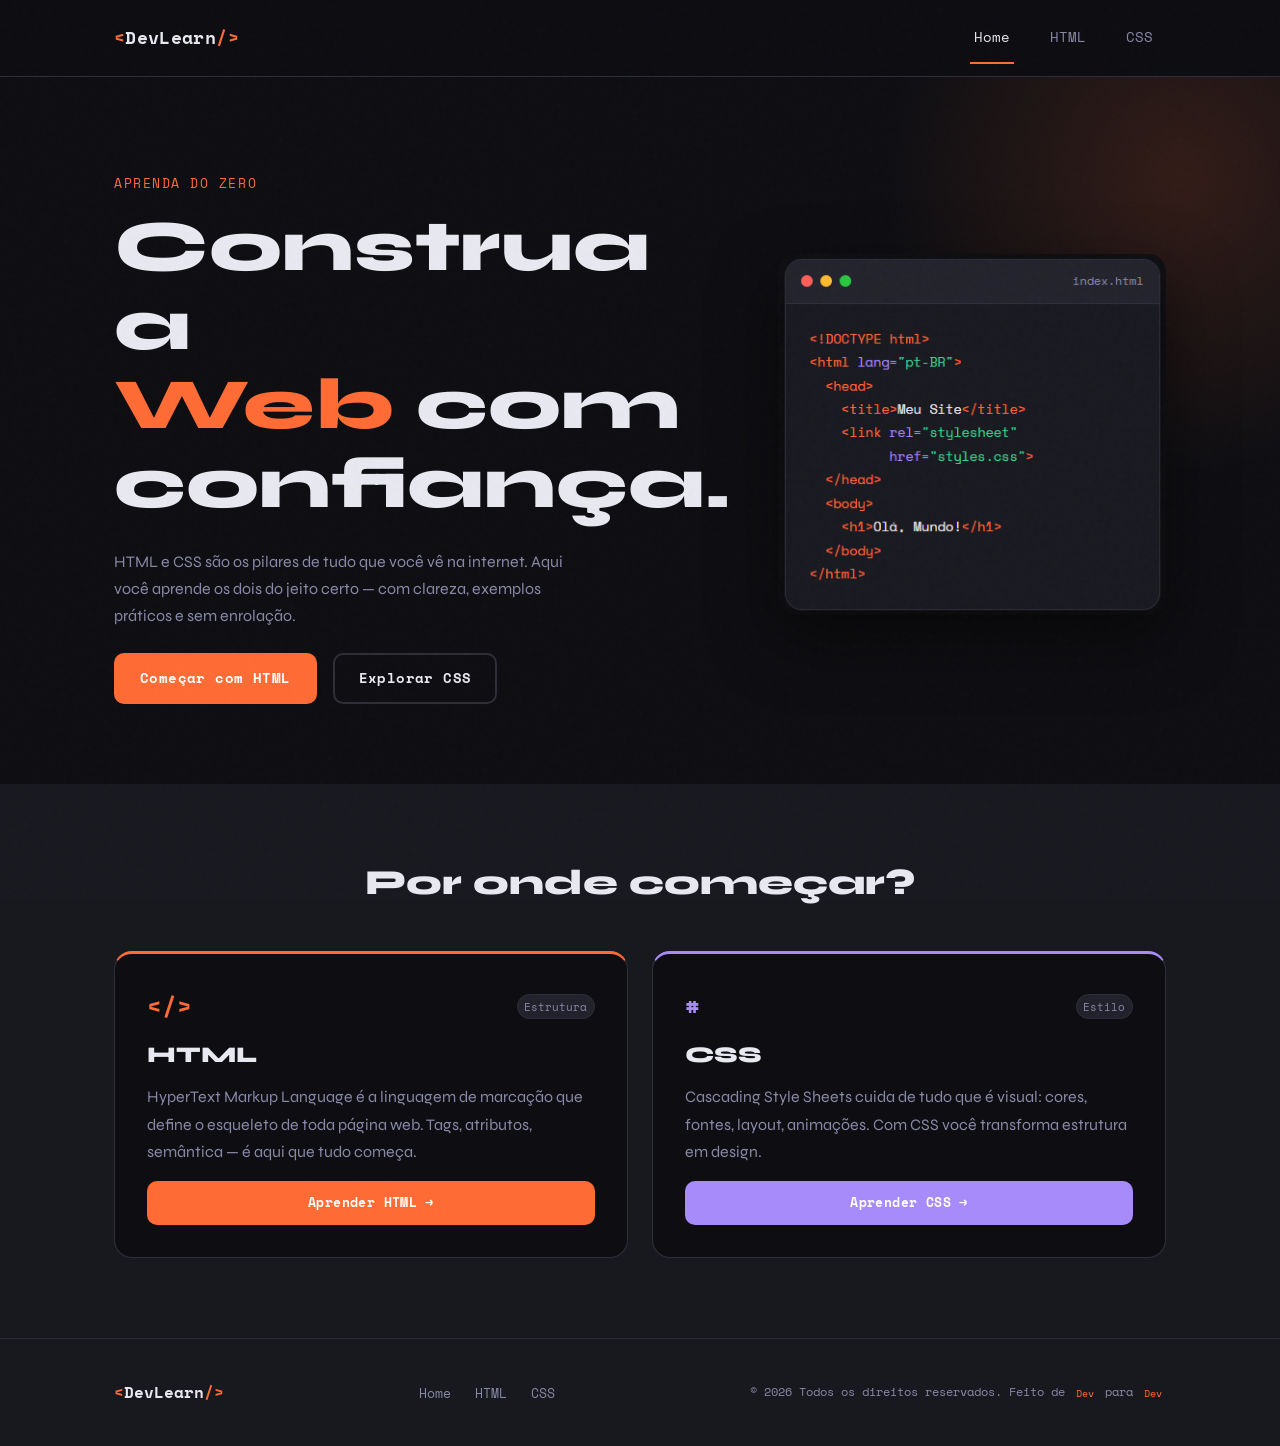
<file: Index.html>
<!DOCTYPE html>
<html lang="pt-BR">

<head>
  <meta charset="UTF-8" />
  <meta name="viewport" content="width=device-width, initial-scale=1.0" />
  <title>DevLearn — HTML & CSS</title>
  <link rel="preconnect" href="https://fonts.googleapis.com" />
  <link
    href="https://fonts.googleapis.com/css2?family=Space+Mono:wght@400;700&family=Syne:wght@400;700;800&display=swap"
    rel="stylesheet" />
  <link rel="stylesheet" href="./css/global.css" />
  <link rel="stylesheet" href="./css/home.css" />
</head>

<body class="page-home">
  <a class="skip-link" href="#main-content">Pular para o conteúdo</a>

  <!-- ===================== CABEÇALHO ===================== -->
  <header class="site-header">
    <div class="container header-inner">
      <a href="Index.html" class="logo" aria-label="DevLearn Home">
        <span class="logo-bracket">&lt;</span>DevLearn<span class="logo-bracket">/&gt;</span>
      </a>
      <nav class="main-nav" aria-label="Navegação principal">
        <ul>
          <li><a href="Index.html" class="nav-link active">Home</a></li>
          <li><a href="pages/sobreHtml.html" class="nav-link">HTML</a></li>
          <li><a href="pages/sobreCss.html" class="nav-link">CSS</a></li>
        </ul>
      </nav>
    </div>
  </header>

  <!-- ===================== HERO ===================== -->
  <main id="main-content" tabindex="-1">
    <section class="hero" aria-labelledby="hero-title">
      <div class="container hero-inner">
        <div class="hero-text">
          <p class="hero-eyebrow">Aprenda do zero</p>
          <h1 id="hero-title" tabindex="-1">
            Construa a<br />
            <em>Web</em> com<br />
            confiança.
          </h1>
          <p class="hero-desc">
            HTML e CSS são os pilares de tudo que você vê na internet.
            Aqui você aprende os dois do jeito certo — com clareza, exemplos práticos e sem enrolação.
          </p>
          <div class="hero-cta">
            <a href="pages/sobreHtml.html" class="btn btn-primary">Começar com HTML</a>
            <a href="pages/sobreCss.html" class="btn btn-ghost">Explorar CSS</a>
          </div>
        </div>

        <div class="hero-code">
          <img src="./images/estrutura-html.png" alt="Diagrama de estrutura HTML" class="hero-img" />
        </div>
      </div>
    </section>

    <!-- ===================== CARDS ===================== -->
    <section class="cards-section" aria-labelledby="cards-title">
      <div class="container">
        <h2 id="cards-title" class="section-title">Por onde começar?</h2>
        <div class="cards-grid">

          <article class="card card-html" role="article">
            <header class="card-header">
              <span class="card-icon" aria-hidden="true">&#60;/&#62;</span>
              <span class="card-badge">Estrutura</span>
            </header>
            <h3 class="card-title">HTML</h3>
            <p class="card-desc">
              HyperText Markup Language é a linguagem de marcação que define o esqueleto de toda página web.
              Tags, atributos, semântica — é aqui que tudo começa.
            </p>
            <footer class="card-footer">
              <a href="pages/sobreHtml.html" class="btn btn-primary btn-sm">Aprender HTML →</a>
            </footer>
          </article>

          <article class="card card-css" role="article">
            <header class="card-header">
              <span class="card-icon" aria-hidden="true">&#35;</span>
              <span class="card-badge">Estilo</span>
            </header>
            <h3 class="card-title">CSS</h3>
            <p class="card-desc">
              Cascading Style Sheets cuida de tudo que é visual: cores, fontes, layout, animações.
              Com CSS você transforma estrutura em design.
            </p>
            <footer class="card-footer">
              <a href="pages/sobreCss.html" class="btn btn-accent btn-sm">Aprender CSS →</a>
            </footer>
          </article>

        </div>
      </div>
    </section>

    <!-- ===================== RODAPÉ ===================== -->
    <footer class="site-footer">
      <div class="container footer-inner">
        <p class="footer-brand">
          <span class="logo-bracket">&lt;</span>DevLearn<span class="logo-bracket">/&gt;</span>
        </p>
        <nav aria-label="Links do rodapé">
          <ul class="footer-nav">
            <li><a href="Index.html">Home</a></li>
            <li><a href="pages/sobreHtml.html">HTML</a></li>
            <li><a href="pages/sobreCss.html">CSS</a></li>
          </ul>
        </nav>
        <p class="footer-copy">&copy; 2026 Todos os direitos reservados. Feito de <code>Dev</code> para <code>Dev</code></p>
      </div>
    </footer>

</body>

</html>
</file>
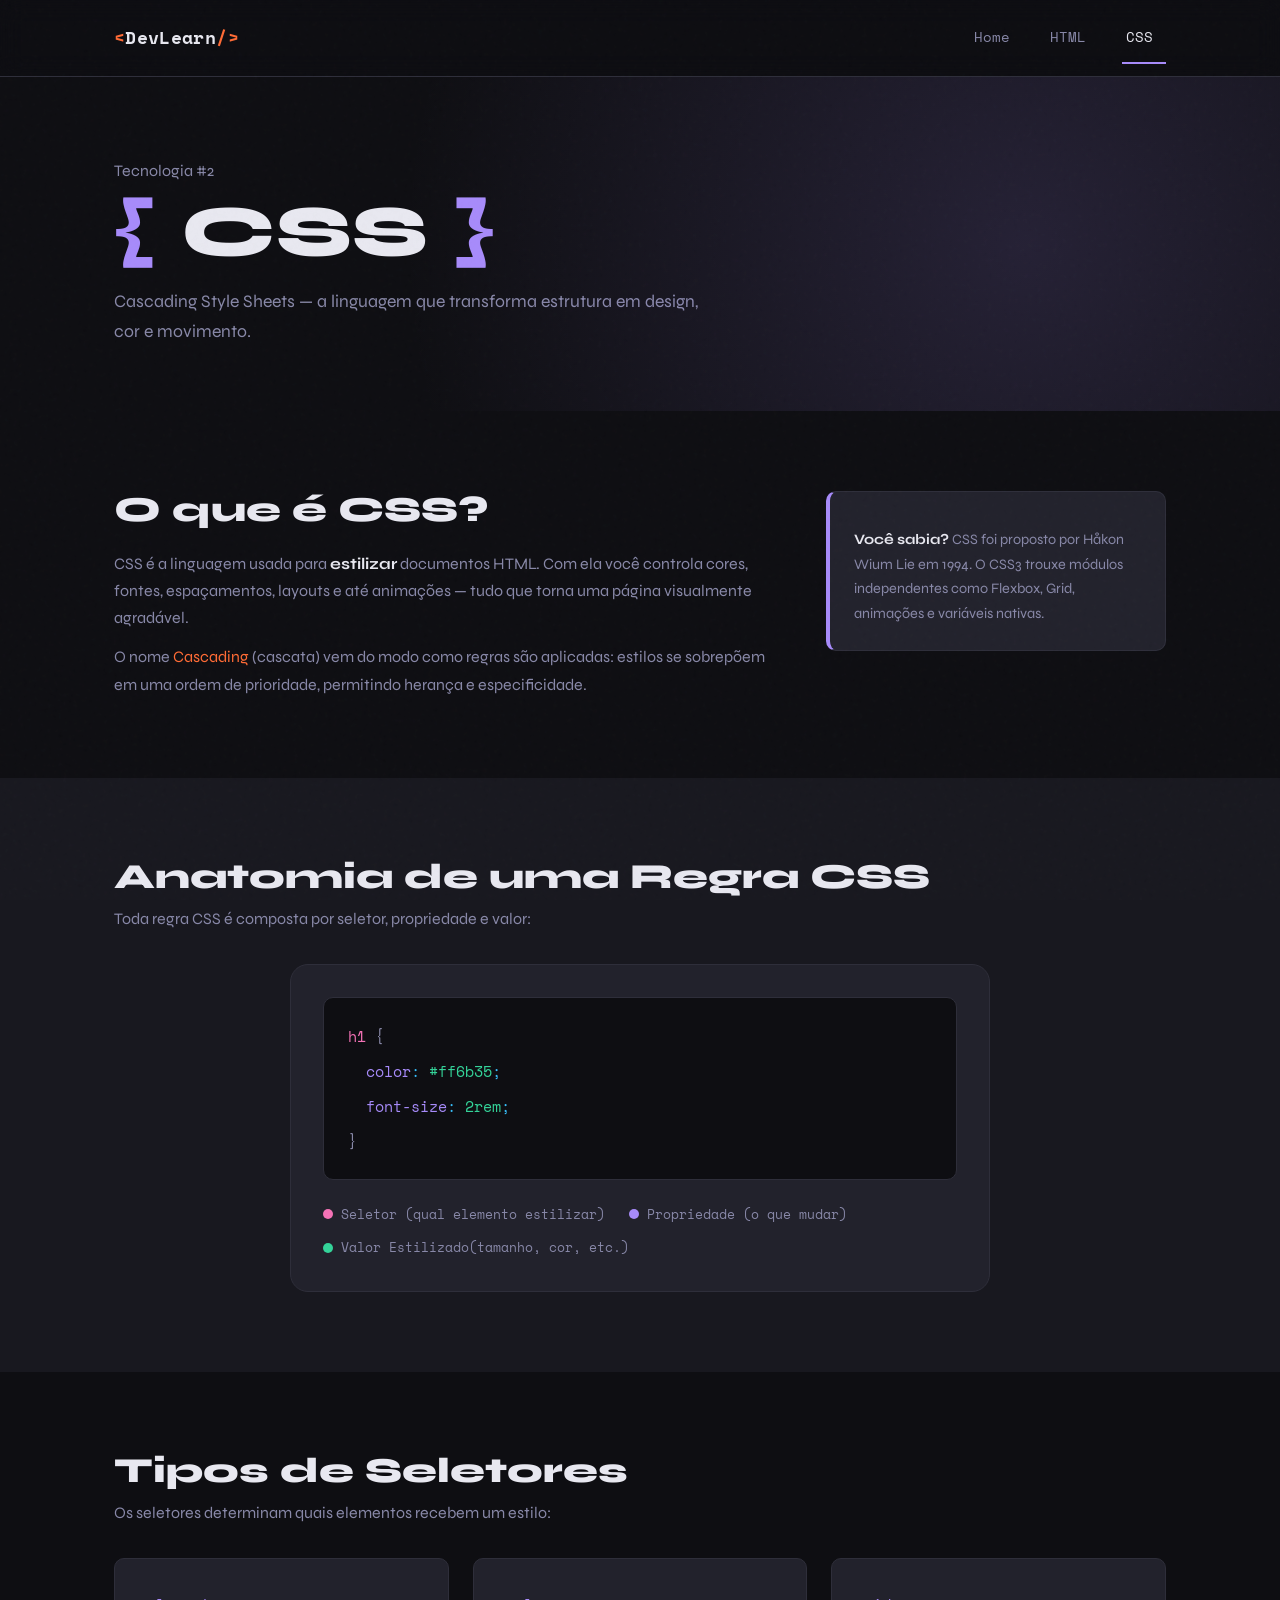
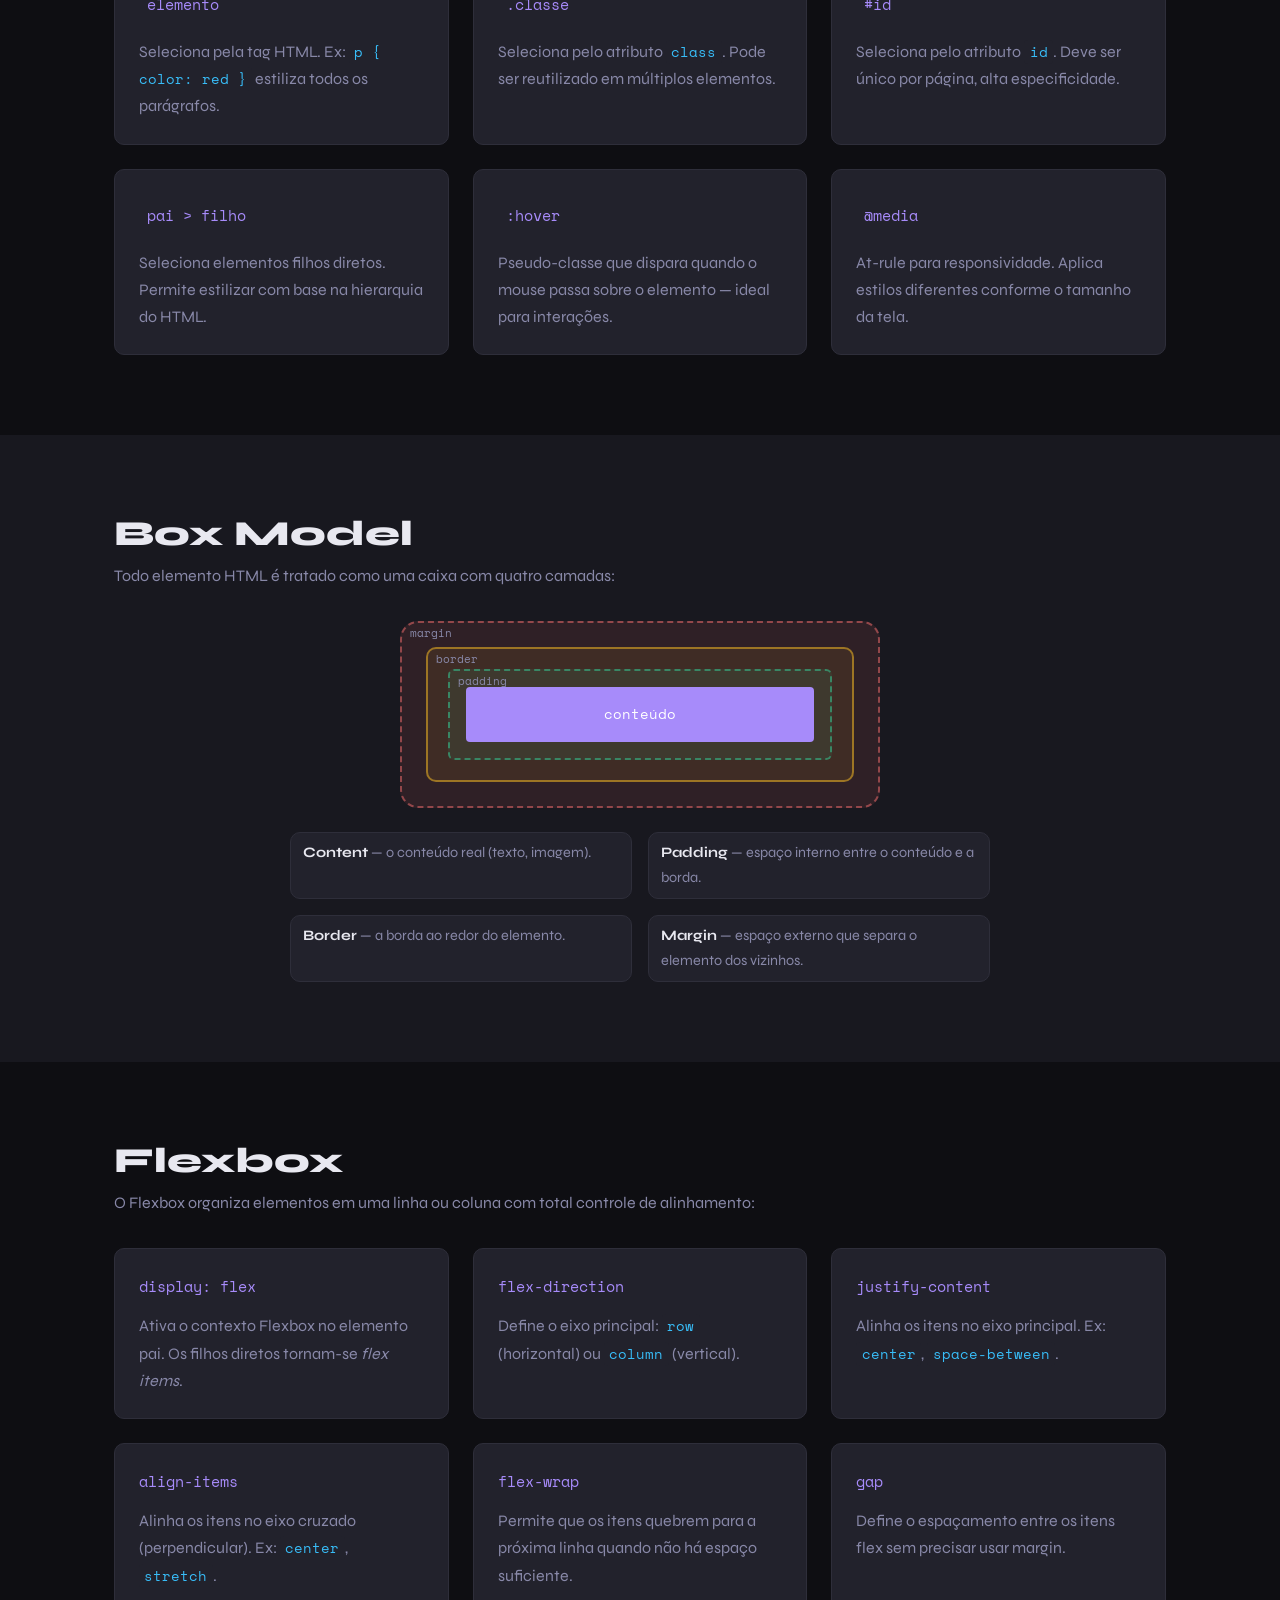
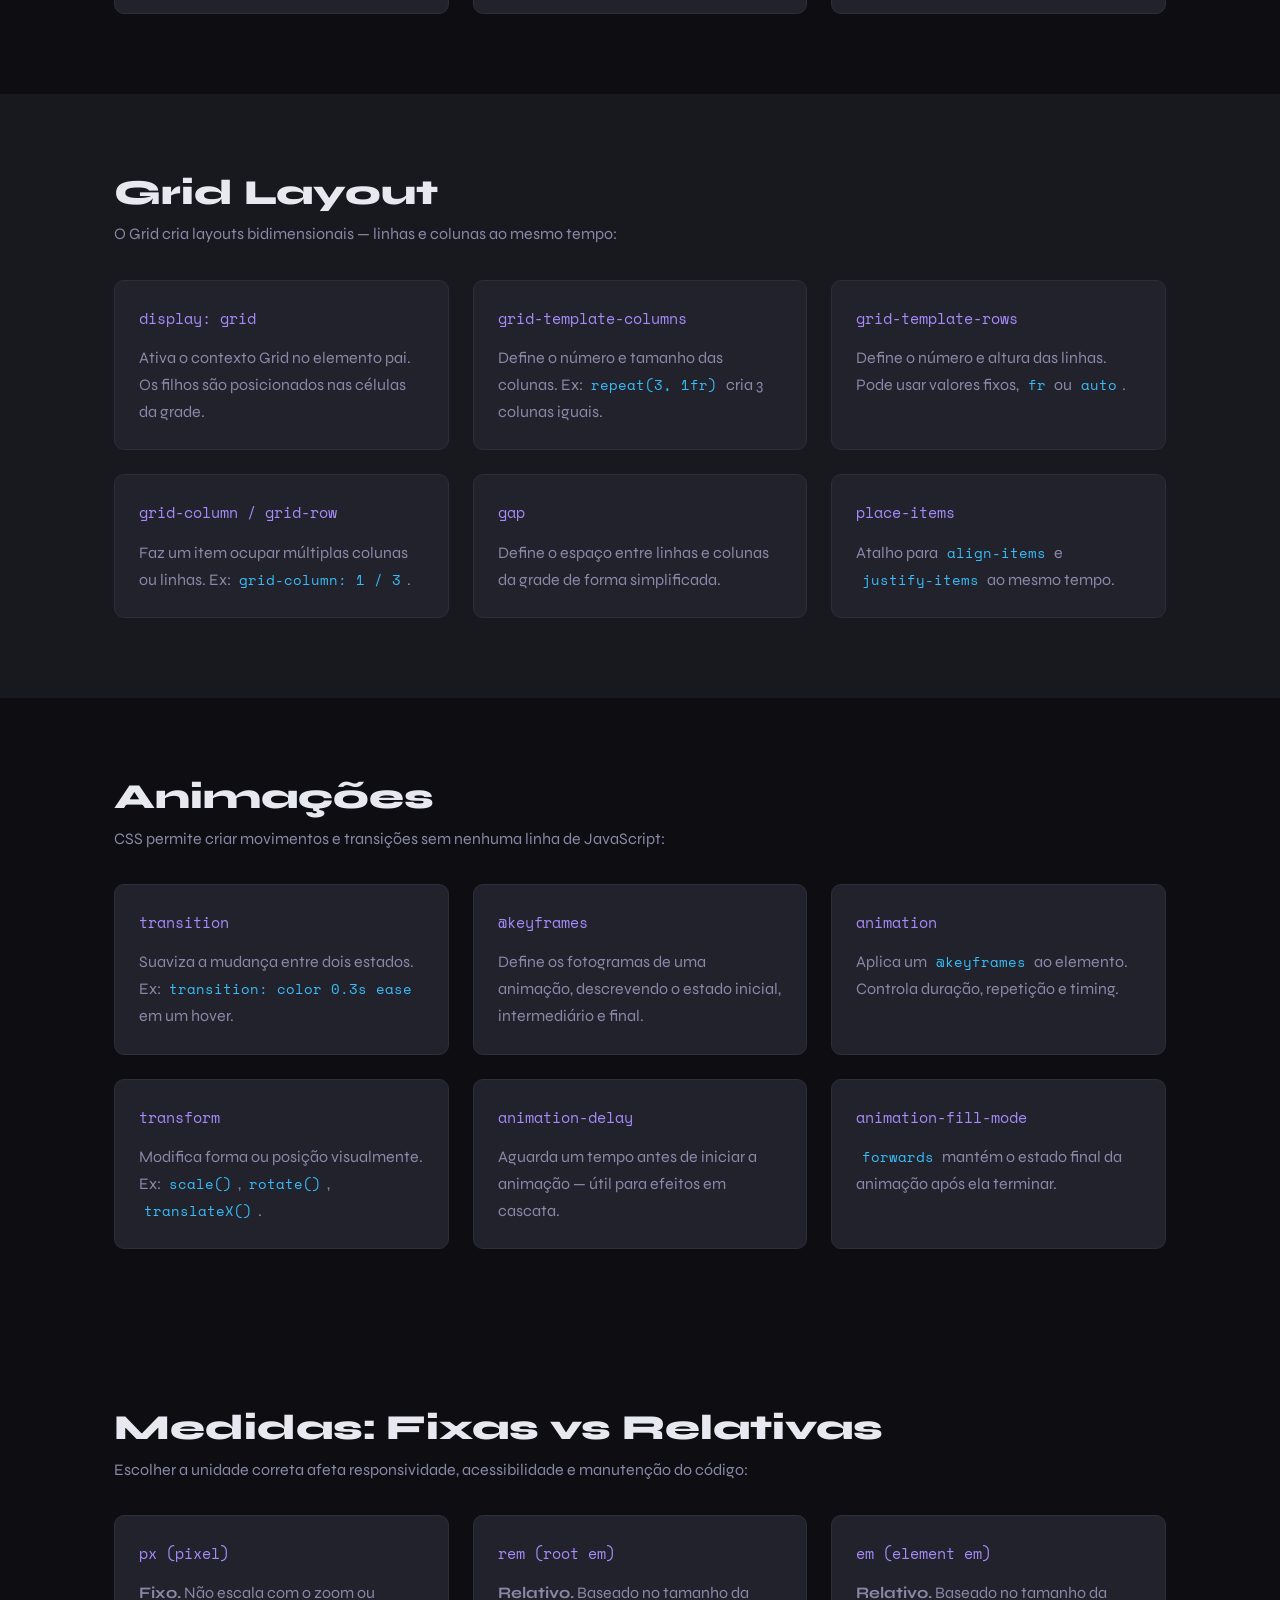
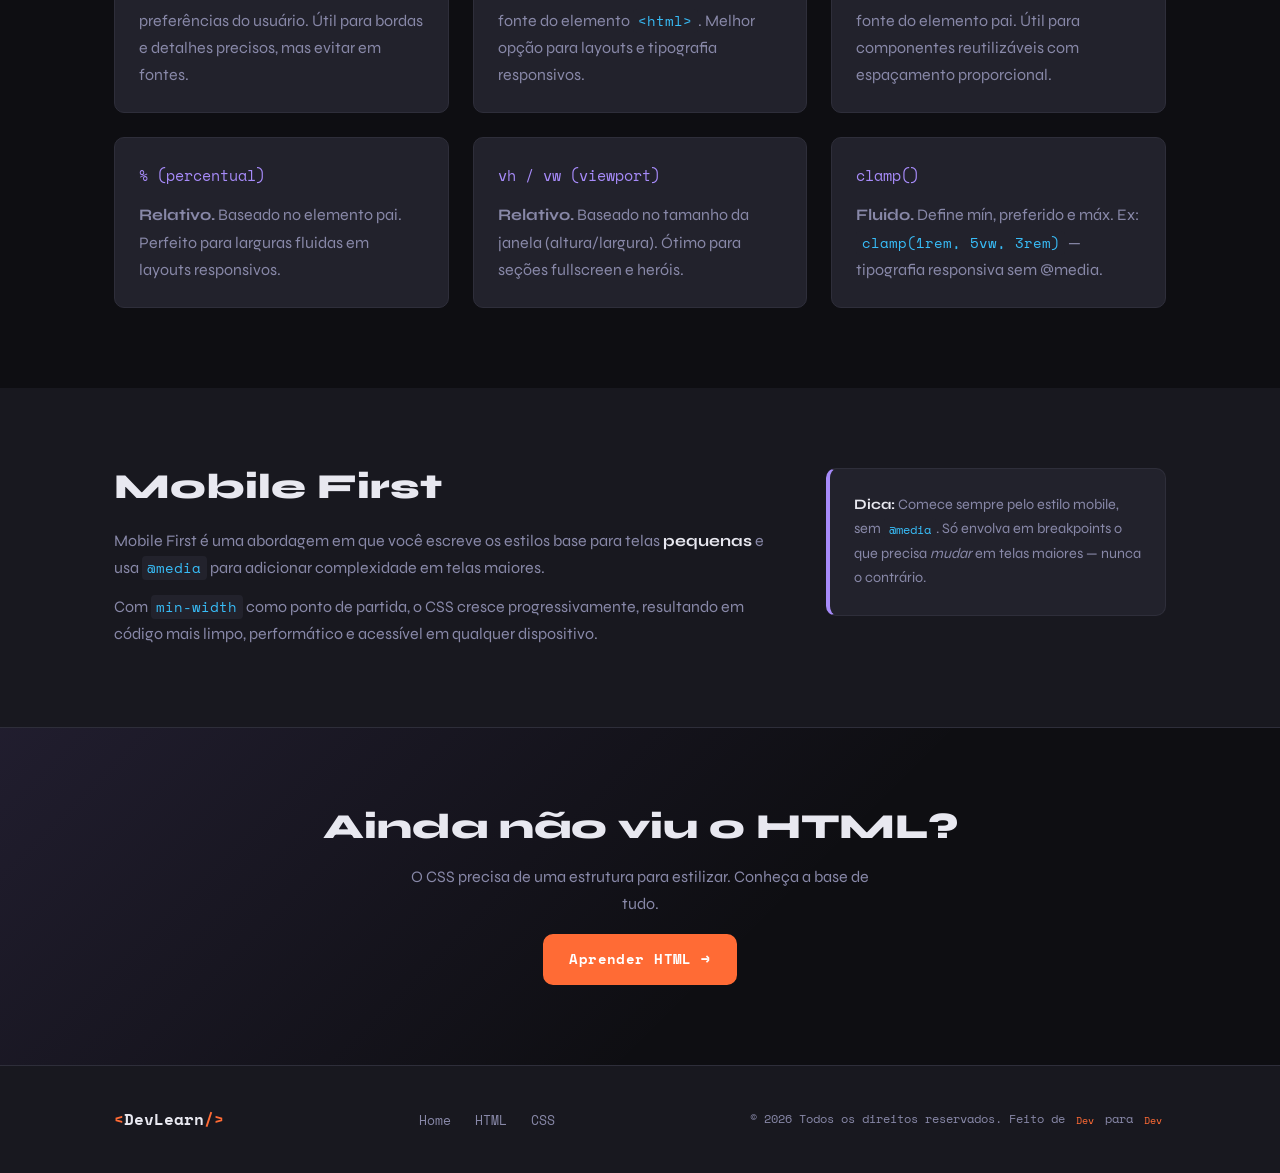
<file: pages/sobreCss.html>
<!DOCTYPE html>
<html lang="pt-BR">

<head>
  <meta charset="UTF-8" />
  <meta name="viewport" content="width=device-width, initial-scale=1.0" />
  <title>CSS — DevLearn</title>
  <link rel="preconnect" href="https://fonts.googleapis.com" />
  <link
    href="https://fonts.googleapis.com/css2?family=Space+Mono:wght@400;700&family=Syne:wght@400;700;800&display=swap"
    rel="stylesheet" />
  <link rel="stylesheet" href="../css/global.css" />
  <link rel="stylesheet" href="../css/pages.css" />
</head>

<body class="page-css">
  <a class="skip-link" href="#main-content">Pular para o conteúdo</a>

  <!-- ===================== CABEÇALHO ===================== -->
  <header class="site-header">
    <div class="container header-inner">
      <a href="../Index.html" class="logo" aria-label="DevLearn Home">
        <span class="logo-bracket">&lt;</span>DevLearn<span class="logo-bracket">/&gt;</span>
      </a>
      <nav class="main-nav" aria-label="Navegação principal">
        <ul>
          <li><a href="../Index.html" class="nav-link">Home</a></li>
          <li><a href="sobreHtml.html" class="nav-link">HTML</a></li>
          <li><a href="sobreCss.html" class="nav-link active">CSS</a></li>
        </ul>
      </nav>
    </div>
  </header>

  <!-- ===================== MAIN ===================== -->
  <main id="main-content" tabindex="-1">

    <!-- Page hero -->
    <section class="page-hero page-hero--css" aria-labelledby="page-title">
      <div class="container">
        <p class="hero-eyebrow">Tecnologia #2</p>
        <h1 id="page-title" tabindex="-1"><span class="c-brace">&#123;</span> CSS <span class="c-brace">&#125;</span></h1>
        <p class="page-hero-desc">
          Cascading Style Sheets — a linguagem que transforma estrutura em design, cor e movimento.
        </p>
      </div>
    </section>

    <!-- O que é CSS -->
    <section class="content-section" aria-labelledby="o-que-e-css" tabindex="0">
      <div class="container content-grid">
        <div class="content-text">
          <h2 id="o-que-e-css">O que é CSS?</h2>
          <p>
            CSS é a linguagem usada para <strong>estilizar</strong> documentos HTML. Com ela você controla cores,
            fontes, espaçamentos, layouts e até animações — tudo que torna uma página visualmente agradável.
          </p>
          <p>
            O nome <em>Cascading</em> (cascata) vem do modo como regras são aplicadas: estilos se sobrepõem
            em uma ordem de prioridade, permitindo herança e especificidade.
          </p>
        </div>
        <aside class="content-aside" aria-label="Curiosidade sobre CSS">
          <div class="aside-box aside-box--css">
            <span class="aside-icon" aria-hidden="true"></span>
            <p><strong>Você sabia?</strong> CSS foi proposto por Håkon Wium Lie em 1994. O CSS3 trouxe módulos
              independentes como Flexbox, Grid, animações e variáveis nativas.</p>
          </div>
        </aside>
      </div>
    </section>

    <!-- Anatomia de uma regra CSS -->
    <section class="content-section content-section--alt" aria-labelledby="anatomia-css" tabindex="0">
      <div class="container">
        <h2 id="anatomia-css">Anatomia de uma Regra CSS</h2>
        <p class="section-intro">Toda regra CSS é composta por seletor, propriedade e valor:</p>

        <div class="anatomy-diagram anatomy-diagram--css" aria-label="Diagrama de anatomia de uma regra CSS">
          <div class="anatomy-code">
            <code>
              <span class="anat anat-selector">h1</span>
              <span class="anat anat-bracket-css"> &#123;</span><br/>
              &nbsp;&nbsp;<span class="anat anat-prop">color</span><span class="anat">: </span><span class="anat anat-css-val">#ff6b35</span><span class="anat">;</span><br/>
              &nbsp;&nbsp;<span class="anat anat-prop">font-size</span><span class="anat">: </span><span class="anat anat-css-val">2rem</span><span class="anat">;</span><br/>
              <span class="anat anat-bracket-css">&#125;</span>
            </code>
          </div>
          <ul class="anatomy-legend">
            <li><span class="legend-dot" style="background:var(--clr-selector)"></span> Seletor (qual elemento
              estilizar)</li>
            <li><span class="legend-dot" style="background:var(--clr-prop)"></span> Propriedade (o que mudar)</li>
            <li><span class="legend-dot" style="background:var(--clr-css-val)"></span> Valor Estilizado(tamanho, cor,
              etc.)</li>
          </ul>
        </div>
      </div>
    </section>

    <!-- Seletores -->
    <section class="content-section" aria-labelledby="seletores">
      <div class="container">
        <h2 id="seletores">Tipos de Seletores</h2>
        <p class="section-intro">Os seletores determinam quais elementos recebem um estilo:</p>

        <div class="tags-grid">

          <article class="tag-card tag-card--css" id="card-elemento" role="article">
            <header><a class="card-link" href="#card-elemento"><code class="tag-name">elemento</code></a></header>
            <p>Seleciona pela tag HTML. Ex: <code>p &#123; color: red &#125;</code> estiliza todos os parágrafos.</p>
          </article>

          <article class="tag-card tag-card--css" id="card-classe" role="article">
            <header><a class="card-link" href="#card-classe"><code class="tag-name">.classe</code></a></header>
            <p>Seleciona pelo atributo <code>class</code>. Pode ser reutilizado em múltiplos elementos.</p>
          </article>

          <article class="tag-card tag-card--css" id="card-id" role="article">
            <header><a class="card-link" href="#card-id"><code class="tag-name">#id</code></a></header>
            <p>Seleciona pelo atributo <code>id</code>. Deve ser único por página, alta especificidade.</p>
          </article>

          <article class="tag-card tag-card--css" id="card-pai-filho" role="article">
            <header><a class="card-link" href="#card-pai-filho"><code class="tag-name">pai &gt; filho</code></a></header>
            <p>Seleciona elementos filhos diretos. Permite estilizar com base na hierarquia do HTML.</p>
          </article>

          <article class="tag-card tag-card--css" id="card-hover" role="article">
            <header><a class="card-link" href="#card-hover"><code class="tag-name">:hover</code></a></header>
            <p>Pseudo-classe que dispara quando o mouse passa sobre o elemento — ideal para interações.</p>
          </article>

          <article class="tag-card tag-card--css" id="card-media" role="article">
            <header><a class="card-link" href="#card-media"><code class="tag-name">@media</code></a></header>
            <p>At-rule para responsividade. Aplica estilos diferentes conforme o tamanho da tela.</p>
          </article>

        </div>
      </div>
    </section>

    <!-- Box Model -->
    <section class="content-section content-section--alt" aria-labelledby="box-model" tabindex="0">
      <div class="container">
        <h2 id="box-model">Box Model</h2>
        <p class="section-intro">
          Todo elemento HTML é tratado como uma caixa com quatro camadas:
        </p>

        <div class="box-model-diagram" aria-label="Diagrama do CSS Box Model">
          <div class="bm-margin">
            <span class="bm-label">margin</span>
            <div class="bm-border">
              <span class="bm-label">border</span>
              <div class="bm-padding">
                <span class="bm-label">padding</span>
                <div class="bm-content">
                  <span>conteúdo</span>
                </div>
              </div>
            </div>
          </div>
        </div>

        <ul class="box-model-list">
          <li><strong>Content</strong> — o conteúdo real (texto, imagem).</li>
          <li><strong>Padding</strong> — espaço interno entre o conteúdo e a borda.</li>
          <li><strong>Border</strong> — a borda ao redor do elemento.</li>
          <li><strong>Margin</strong> — espaço externo que separa o elemento dos vizinhos.</li>
        </ul>
      </div>
    </section>

    <!-- Flexbox -->
    <section class="content-section" aria-labelledby="flexbox">
      <div class="container">
        <h2 id="flexbox">Flexbox</h2>
        <p class="section-intro">O Flexbox organiza elementos em uma linha ou coluna com total controle de alinhamento:
        </p>

        <div class="tags-grid">

          <article class="tag-card tag-card--css">
            <header><code class="tag-name">display: flex</code></header>
            <p>Ativa o contexto Flexbox no elemento pai. Os filhos diretos tornam-se <em>flex items</em>.</p>
          </article>

          <article class="tag-card tag-card--css">
            <header><code class="tag-name">flex-direction</code></header>
            <p>Define o eixo principal: <code>row</code> (horizontal) ou <code>column</code> (vertical).</p>
          </article>

          <article class="tag-card tag-card--css">
            <header><code class="tag-name">justify-content</code></header>
            <p>Alinha os itens no eixo principal. Ex: <code>center</code>, <code>space-between</code>.</p>
          </article>

          <article class="tag-card tag-card--css">
            <header><code class="tag-name">align-items</code></header>
            <p>Alinha os itens no eixo cruzado (perpendicular). Ex: <code>center</code>, <code>stretch</code>.</p>
          </article>

          <article class="tag-card tag-card--css">
            <header><code class="tag-name">flex-wrap</code></header>
            <p>Permite que os itens quebrem para a próxima linha quando não há espaço suficiente.</p>
          </article>

          <article class="tag-card tag-card--css">
            <header><code class="tag-name">gap</code></header>
            <p>Define o espaçamento entre os itens flex sem precisar usar margin.</p>
          </article>

        </div>
      </div>
    </section>

    <!-- Grid Layout -->
    <section class="content-section content-section--alt" aria-labelledby="grid">
      <div class="container">
        <h2 id="grid">Grid Layout</h2>
        <p class="section-intro">O Grid cria layouts bidimensionais — linhas e colunas ao mesmo tempo:</p>

        <div class="tags-grid">

          <article class="tag-card tag-card--css">
            <header><code class="tag-name">display: grid</code></header>
            <p>Ativa o contexto Grid no elemento pai. Os filhos são posicionados nas células da grade.</p>
          </article>

          <article class="tag-card tag-card--css">
            <header><code class="tag-name">grid-template-columns</code></header>
            <p>Define o número e tamanho das colunas. Ex: <code>repeat(3, 1fr)</code> cria 3 colunas iguais.</p>
          </article>

          <article class="tag-card tag-card--css">
            <header><code class="tag-name">grid-template-rows</code></header>
            <p>Define o número e altura das linhas. Pode usar valores fixos, <code>fr</code> ou <code>auto</code>.</p>
          </article>

          <article class="tag-card tag-card--css">
            <header><code class="tag-name">grid-column / grid-row</code></header>
            <p>Faz um item ocupar múltiplas colunas ou linhas. Ex: <code>grid-column: 1 / 3</code>.</p>
          </article>

          <article class="tag-card tag-card--css">
            <header><code class="tag-name">gap</code></header>
            <p>Define o espaço entre linhas e colunas da grade de forma simplificada.</p>
          </article>

          <article class="tag-card tag-card--css">
            <header><code class="tag-name">place-items</code></header>
            <p>Atalho para <code>align-items</code> e <code>justify-items</code> ao mesmo tempo.</p>
          </article>

        </div>
      </div>
    </section>

    <!-- Animações -->
    <section class="content-section" aria-labelledby="animacoes">
      <div class="container">
        <h2 id="animacoes">Animações</h2>
        <p class="section-intro">CSS permite criar movimentos e transições sem nenhuma linha de JavaScript:</p>

        <div class="tags-grid">

          <article class="tag-card tag-card--css">
            <header><code class="tag-name">transition</code></header>
            <p>Suaviza a mudança entre dois estados. Ex: <code>transition: color 0.3s ease</code> em um hover.</p>
          </article>

          <article class="tag-card tag-card--css">
            <header><code class="tag-name">@keyframes</code></header>
            <p>Define os fotogramas de uma animação, descrevendo o estado inicial, intermediário e final.</p>
          </article>

          <article class="tag-card tag-card--css">
            <header><code class="tag-name">animation</code></header>
            <p>Aplica um <code>@keyframes</code> ao elemento. Controla duração, repetição e timing.</p>
          </article>

          <article class="tag-card tag-card--css">
            <header><code class="tag-name">transform</code></header>
            <p>Modifica forma ou posição visualmente. Ex: <code>scale()</code>, <code>rotate()</code>,
              <code>translateX()</code>.</p>
          </article>

          <article class="tag-card tag-card--css">
            <header><code class="tag-name">animation-delay</code></header>
            <p>Aguarda um tempo antes de iniciar a animação — útil para efeitos em cascata.</p>
          </article>

          <article class="tag-card tag-card--css">
            <header><code class="tag-name">animation-fill-mode</code></header>
            <p><code>forwards</code> mantém o estado final da animação após ela terminar.</p>
          </article>

        </div>
      </div>
    </section>

    <!-- Medidas: Fixas vs Relativas -->
    <section class="content-section" aria-labelledby="medidas">
      <div class="container">
        <h2 id="medidas">Medidas: Fixas vs Relativas</h2>
        <p class="section-intro">Escolher a unidade correta afeta responsividade, acessibilidade e manutenção do código:</p>

        <div class="tags-grid">

          <article class="tag-card tag-card--css">
            <header><code class="tag-name">px (pixel)</code></header>
            <p><strong>Fixo.</strong> Não escala com o zoom ou preferências do usuário. Útil para bordas e detalhes precisos, mas evitar em fontes.</p>
          </article>

          <article class="tag-card tag-card--css">
            <header><code class="tag-name">rem (root em)</code></header>
            <p><strong>Relativo.</strong> Baseado no tamanho da fonte do elemento <code>&lt;html&gt;</code>. Melhor opção para layouts e tipografia responsivos.</p>
          </article>

          <article class="tag-card tag-card--css">
            <header><code class="tag-name">em (element em)</code></header>
            <p><strong>Relativo.</strong> Baseado no tamanho da fonte do elemento pai. Útil para componentes reutilizáveis com espaçamento proporcional.</p>
          </article>

          <article class="tag-card tag-card--css">
            <header><code class="tag-name">% (percentual)</code></header>
            <p><strong>Relativo.</strong> Baseado no elemento pai. Perfeito para larguras fluidas em layouts responsivos.</p>
          </article>

          <article class="tag-card tag-card--css">
            <header><code class="tag-name">vh / vw (viewport)</code></header>
            <p><strong>Relativo.</strong> Baseado no tamanho da janela (altura/largura). Ótimo para seções fullscreen e heróis.</p>
          </article>

          <article class="tag-card tag-card--css">
            <header><code class="tag-name">clamp()</code></header>
            <p><strong>Fluido.</strong> Define mín, preferido e máx. Ex: <code>clamp(1rem, 5vw, 3rem)</code> — tipografia responsiva sem @media.</p>
          </article>

        </div>
      </div>
    </section>

    <!-- Mobile First -->
    <section class="content-section content-section--alt" aria-labelledby="mobile-first" tabindex="0">
      <div class="container content-grid">
        <div class="content-text">
          <h2 id="mobile-first">Mobile First</h2>
          <p>
            Mobile First é uma abordagem em que você escreve os estilos base para telas <strong>pequenas</strong>
            e usa <code>@media</code> para adicionar complexidade em telas maiores.
          </p>
          <p>
            Com <code>min-width</code> como ponto de partida, o CSS cresce progressivamente,
            resultando em código mais limpo, performático e acessível em qualquer dispositivo.
          </p>
        </div>
        <aside class="content-aside" aria-label="Dica sobre Mobile First">
          <div class="aside-box aside-box--css">
            <p><strong>Dica:</strong> Comece sempre pelo estilo mobile, sem <code>@media</code>.
              Só envolva em breakpoints o que precisa <em>mudar</em> em telas maiores — nunca o contrário.</p>
          </div>
        </aside>
      </div>
    </section>

    <!-- CTA para HTML -->
    <section class="cta-section cta-section--css" aria-label="Próximo passo">
      <div class="container cta-inner">
        <h2>Ainda não viu o HTML?</h2>
        <p>O CSS precisa de uma estrutura para estilizar. Conheça a base de tudo.</p>
        <a href="sobreHtml.html" class="btn btn-primary">Aprender HTML →</a>
      </div>
    </section>

  </main>

  <!-- ===================== RODAPÉ ===================== -->
  <footer class="site-footer">
    <div class="container footer-inner">
      <p class="footer-brand">
        <span class="logo-bracket">&lt;</span>DevLearn<span class="logo-bracket">/&gt;</span>
      </p>
      <nav aria-label="Links do rodapé">
        <ul class="footer-nav">
          <li><a href="../Index.html">Home</a></li>
          <li><a href="sobreHtml.html">HTML</a></li>
          <li><a href="sobreCss.html">CSS</a></li>
        </ul>
      </nav>
      <p class="footer-copy">&copy; 2026 Todos os direitos reservados. Feito de <code>Dev</code> para <code>Dev</code></p>
    </div>
  </footer>

</body>

</html>
</file>
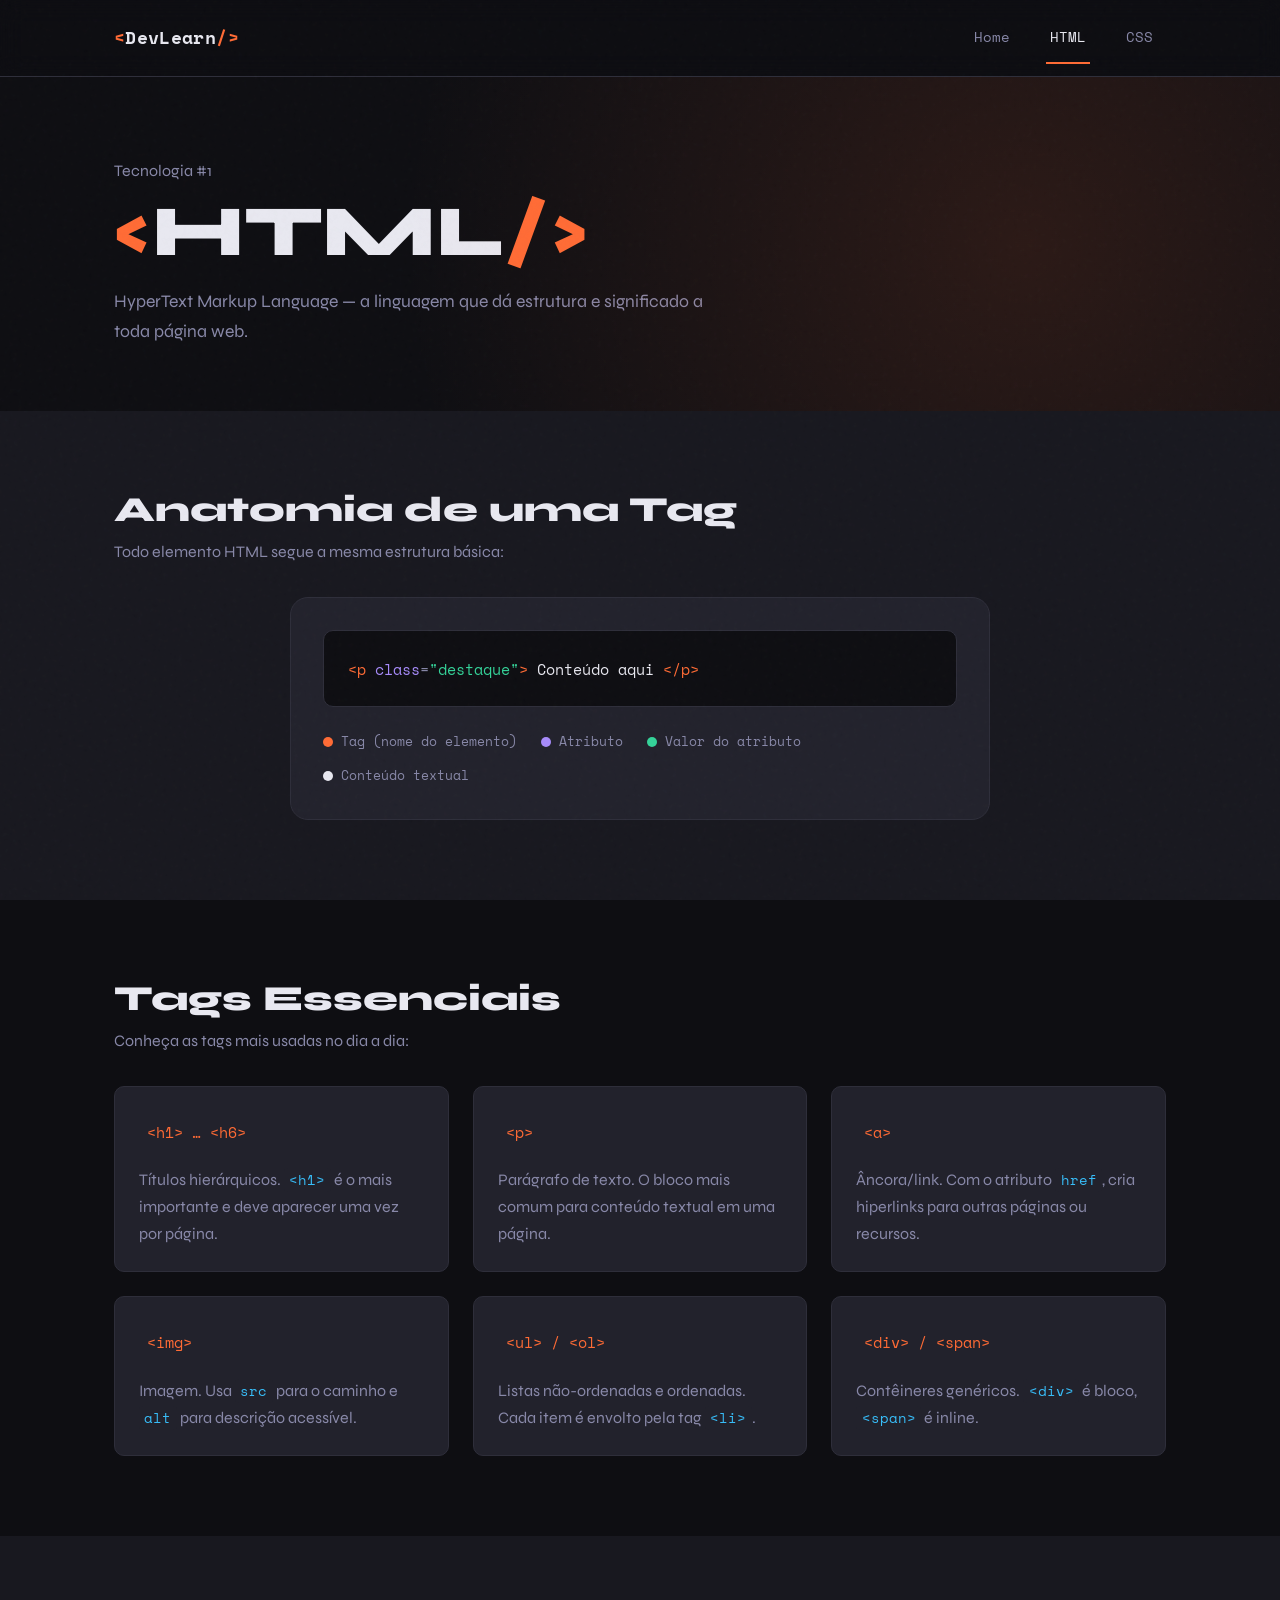
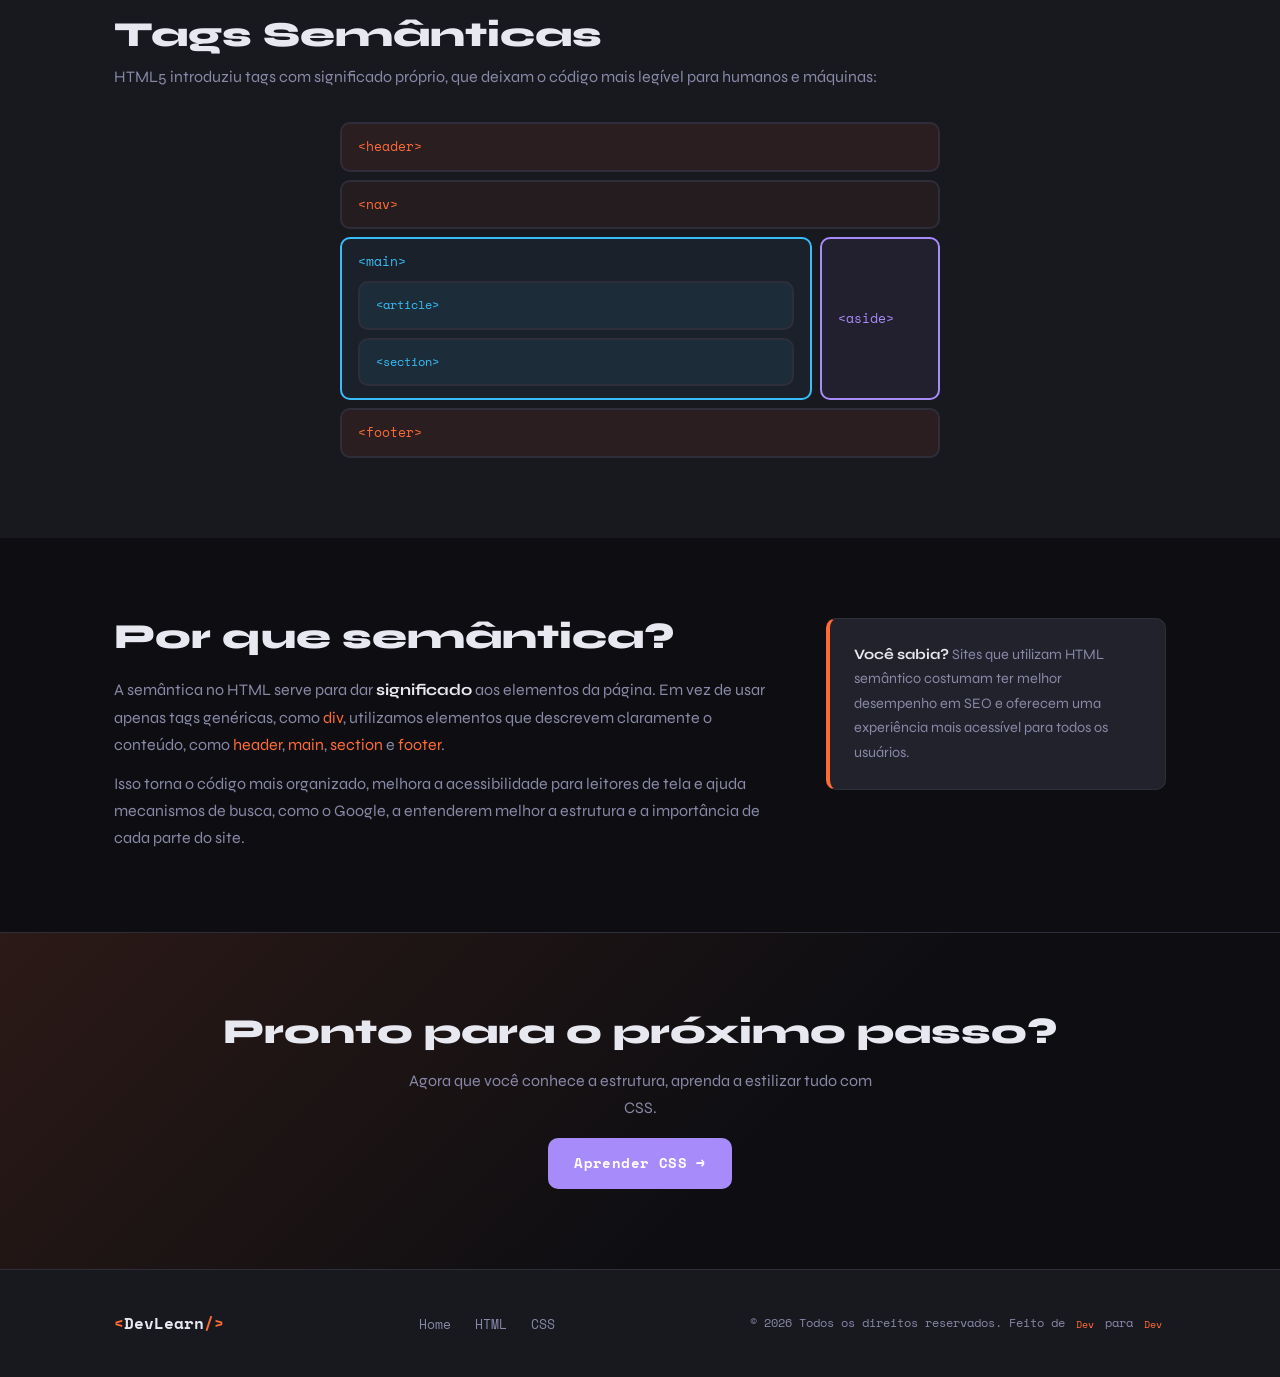
<file: pages/sobreHtml.html>
<!DOCTYPE html>
<html lang="pt-BR">

<head>
  <meta charset="UTF-8" />
  <meta name="viewport" content="width=device-width, initial-scale=1.0" />
  <title>HTML — DevLearn</title>
  <link rel="preconnect" href="https://fonts.googleapis.com" />
  <link
    href="https://fonts.googleapis.com/css2?family=Space+Mono:wght@400;700&family=Syne:wght@400;700;800&display=swap"
    rel="stylesheet" />
  <link rel="stylesheet" href="../css/global.css" />
  <link rel="stylesheet" href="../css/pages.css" />
</head>

<body class="page-html">
  <a class="skip-link" href="#main-content">Pular para o conteúdo</a>

  <!-- ===================== CABEÇALHO ===================== -->
  <header class="site-header">
    <div class="container header-inner">
      <a href="../Index.html" class="logo" aria-label="DevLearn Home">
        <span class="logo-bracket">&lt;</span>DevLearn<span class="logo-bracket">/&gt;</span>
      </a>
      <nav class="main-nav" aria-label="Navegação principal">
        <ul>
          <li><a href="../Index.html" class="nav-link">Home</a></li>
          <li><a href="sobreHtml.html" class="nav-link active">HTML</a></li>
          <li><a href="sobreCss.html" class="nav-link">CSS</a></li>
        </ul>
      </nav>
    </div>
  </header>

  <!-- ===================== MAIN ===================== -->
  <main id="main-content" tabindex="-1">

    <!-- Page hero -->
    <section class="page-hero page-hero--html" aria-labelledby="page-title">
      <div class="container">
        <p class="hero-eyebrow">Tecnologia #1</p>
        <h1 id="page-title" tabindex="-1"><span class="c-tag">&lt;</span>HTML<span class="c-tag">/&gt;</span></h1>
        <p class="page-hero-desc">
          HyperText Markup Language — a linguagem que dá estrutura e significado a toda página web.
        </p>
      </div>
    </section>

    <!-- Anatomia de uma tag -->
    <section class="content-section content-section--alt" aria-labelledby="anatomia" tabindex="0">
      <div class="container">
        <h2 id="anatomia">Anatomia de uma Tag</h2>
        <p class="section-intro">Todo elemento HTML segue a mesma estrutura básica:</p>

        <div class="anatomy-diagram" aria-label="Diagrama de anatomia de uma tag HTML">
          <div class="anatomy-code">
            <code>
              <span class="anat anat-bracket">&lt;</span><span class="anat anat-tag">p</span>
              <span class="anat anat-attr"> class</span><span class="anat anat-eq">=</span><span class="anat anat-val">"destaque"</span><span class="anat anat-bracket">&gt;</span>
              <span class="anat anat-text">Conteúdo aqui</span>
              <span class="anat anat-bracket">&lt;/</span><span class="anat anat-tag">p</span><span class="anat anat-bracket">&gt;</span>
            </code>
          </div>
          <ul class="anatomy-legend">
            <li><span class="legend-dot" style="background:var(--clr-tag)"></span> Tag (nome do elemento)</li>
            <li><span class="legend-dot" style="background:var(--clr-attr)"></span> Atributo</li>
            <li><span class="legend-dot" style="background:var(--clr-val)"></span> Valor do atributo</li>
            <li><span class="legend-dot" style="background:var(--clr-text)"></span> Conteúdo textual</li>
          </ul>
        </div>
      </div>
    </section>

    <!-- Tags essenciais -->
    <section class="content-section" aria-labelledby="tags-essenciais">
      <div class="container">
        <h2 id="tags-essenciais">Tags Essenciais</h2>
        <p class="section-intro">Conheça as tags mais usadas no dia a dia:</p>

        <div class="tags-grid">

          <article class="tag-card" id="card-titulos" role="article">
            <header><a class="card-link" href="#card-titulos"><code class="tag-name">&lt;h1&gt; … &lt;h6&gt;</code></a></header>
            <p>Títulos hierárquicos. <code>&lt;h1&gt;</code> é o mais importante e deve aparecer uma vez por página.</p>
          </article>

          <article class="tag-card" id="card-paragrafo" role="article">
            <header><a class="card-link" href="#card-paragrafo"><code class="tag-name">&lt;p&gt;</code></a></header>
            <p>Parágrafo de texto. O bloco mais comum para conteúdo textual em uma página.</p>
          </article>

          <article class="tag-card" id="card-ancora" role="article">
            <header><a class="card-link" href="#card-ancora"><code class="tag-name">&lt;a&gt;</code></a></header>
            <p>Âncora/link. Com o atributo <code>href</code>, cria hiperlinks para outras páginas ou recursos.</p>
          </article>

          <article class="tag-card" id="card-img" role="article">
            <header><a class="card-link" href="#card-img"><code class="tag-name">&lt;img&gt;</code></a></header>
            <p>Imagem. Usa <code>src</code> para o caminho e <code>alt</code> para descrição acessível.</p>
          </article>

          <article class="tag-card" id="card-listas" role="article">
            <header><a class="card-link" href="#card-listas"><code class="tag-name">&lt;ul&gt; / &lt;ol&gt;</code></a></header>
            <p>Listas não-ordenadas e ordenadas. Cada item é envolto pela tag <code>&lt;li&gt;</code>.</p>
          </article>

          <article class="tag-card" id="card-div-span" role="article">
            <header><a class="card-link" href="#card-div-span"><code class="tag-name">&lt;div&gt; / &lt;span&gt;</code></a></header>
            <p>Contêineres genéricos. <code>&lt;div&gt;</code> é bloco, <code>&lt;span&gt;</code> é inline.</p>
          </article>

        </div>
      </div>
    </section>

    <!-- Tags semânticas -->
    <section class="content-section content-section--alt" aria-labelledby="semantica" tabindex="0">
      <div class="container">
        <h2 id="semantica">Tags Semânticas</h2>
        <p class="section-intro">
          HTML5 introduziu tags com significado próprio, que deixam o código mais legível para humanos e máquinas:
        </p>

        <div class="semantic-layout" aria-label="Diagrama de layout semântico HTML5">
          <div class="sem-box sem-header"><code>&lt;header&gt;</code></div>
          <div class="sem-box sem-nav"><code>&lt;nav&gt;</code></div>
          <div class="sem-body-row">
            <div class="sem-box sem-main"><code>&lt;main&gt;</code>
              <div class="sem-box sem-article"><code>&lt;article&gt;</code></div>
              <div class="sem-box sem-section"><code>&lt;section&gt;</code></div>
            </div>
            <div class="sem-box sem-aside"><code>&lt;aside&gt;</code></div>
          </div>
          <div class="sem-box sem-footer"><code>&lt;footer&gt;</code></div>
        </div>
      </div>
    </section>

    <section class="content-section" aria-labelledby="por-que-semantica" tabindex="0">
      <div class="container content-grid">
        <div class="content-text">
          <h2 id="o-que-e">Por que semântica?</h2>
          <p>
            A semântica no HTML serve para dar <strong>significado</strong> aos elementos da página. Em vez de usar
            apenas
            tags genéricas, como <em>div</em>, utilizamos elementos que descrevem claramente o conteúdo, como
            <em>header</em>, <em>main</em>, <em>section</em> e <em>footer</em>.
          </p>
          <p>
            Isso torna o código mais organizado, melhora a acessibilidade para leitores de tela e ajuda mecanismos de
            busca,
            como o Google, a entenderem melhor a estrutura e a importância de cada parte do site.
          </p>
        </div>

        <aside class="content-aside" aria-label="Curiosidade sobre HTML">
          <div class="aside-box">
            <p><strong>Você sabia?</strong> Sites que utilizam HTML semântico costumam ter melhor desempenho em SEO e
              oferecem uma experiência mais acessível para todos os usuários.</p>
          </div>
        </aside>
      </div>
    </section>

    <!-- CTA para CSS -->
    <section class="cta-section" aria-label="Próximo passo">
      <div class="container cta-inner">
        <h2>Pronto para o próximo passo?</h2>
        <p>Agora que você conhece a estrutura, aprenda a estilizar tudo com CSS.</p>
        <a href="sobreCss.html" class="btn btn-accent">Aprender CSS →</a>
      </div>
    </section>

  </main>

  <!-- ===================== RODAPÉ ===================== -->
  <footer class="site-footer">
    <div class="container footer-inner">
      <p class="footer-brand">
        <span class="logo-bracket">&lt;</span>DevLearn<span class="logo-bracket">/&gt;</span>
      </p>
      <nav aria-label="Links do rodapé">
        <ul class="footer-nav">
          <li><a href="../Index.html">Home</a></li>
          <li><a href="sobreHtml.html">HTML</a></li>
          <li><a href="sobreCss.html">CSS</a></li>
        </ul>
      </nav>
      <p class="footer-copy">&copy; 2026 Todos os direitos reservados. Feito de <code>Dev</code> para <code>Dev</code></p>
    </div>
  </footer>
</body>
</html>
</file>
<file: css/global.css>
/* ---------- RESET & BASE ---------- */
*,
*::before,
*::after {
  box-sizing: border-box;
  margin: 0;
  padding: 0;
}

:root {
  /* Cores */
  --clr-bg: #0e0e12;
  --clr-surface: #18181f;
  --clr-surface2: #22222c;
  --clr-border: #2e2e3a;
  --clr-text: #e8e8f0;
  --clr-muted: #8888a8;

  --clr-html: #ff6b35;
  /* laranja HTML */
  --clr-css: #a78bfa;
  /* roxo CSS */
  --clr-accent: #38bdf8;
  /* azul secundário */

  /* Syntax highlighting */
  --clr-tag: #ff6b35;
  --clr-attr: #a78bfa;
  --clr-val: #34d399;
  --clr-str: #34d399;

  /* CSS anatomy */
  --clr-selector: #f472b6;
  --clr-prop: #a78bfa;
  --clr-css-val: #34d399;

  /* Tipografia */
  --font-display: 'Syne', sans-serif;
  --font-mono: 'Space Mono', monospace;

  /* Espaçamento */
  --gap: 1.5rem;
  --radius: 10px;
  --radius-lg: 18px;
}

html {
  scroll-behavior: smooth;
}

body {
  font-family: var(--font-display);
  background: var(--clr-bg);
  color: var(--clr-text);
  line-height: 1.7;
  min-height: 100vh;
  display: flex;
  flex-direction: column;
}

/* Grain overlay */
body::before {
  content: '';
  position: fixed;
  inset: 0;
  background-image: url("data:image/svg+xml,%3Csvg viewBox='0 0 200 200' xmlns='http://www.w3.org/2000/svg'%3E%3Cfilter id='n'%3E%3CfeTurbulence type='fractalNoise' baseFrequency='0.9' numOctaves='4' stitchTiles='stitch'/%3E%3C/filter%3E%3Crect width='100%25' height='100%25' filter='url(%23n)' opacity='0.04'/%3E%3C/svg%3E");
  pointer-events: none;
  z-index: 9999;
  opacity: .5;
}

main {
  flex: 1;
}

/* ---------- CONTAINER ---------- */
.container {
  max-width: 1100px;
  margin-inline: auto;
  padding-inline: 1.5rem;
}

/* ---------- TIPOGRAFIA ---------- */
h1,
h2,
h3 {
  font-family: var(--font-display);
  font-weight: 800;
  line-height: 1.1;
}

h1 {
  font-size: clamp(2.5rem, 6vw, 4.5rem);
}

h2 {
  font-size: clamp(1.6rem, 3vw, 2.2rem);
}

h3 {
  font-size: 1.2rem;
}

p {
  color: var(--clr-muted);
}

code {
  font-family: var(--font-mono);
  font-size: .85em;
  background: var(--clr-surface2);
  padding: .15em .4em;
  border-radius: 4px;
  color: var(--clr-accent);
}

a {
  color: inherit;
  text-decoration: none;
}

/* ---------- BOTÕES ---------- */
.btn {
  display: inline-block;
  font-family: var(--font-mono);
  font-size: .85rem;
  font-weight: 700;
  padding: .75rem 1.5rem;
  border-radius: var(--radius);
  border: 2px solid transparent;
  cursor: pointer;
  transition: transform .15s, box-shadow .15s;
  letter-spacing: .03em;
  min-height: 44px;
  min-width: 44px;
  display: flex;
  align-items: center;
  justify-content: center;
}

.btn:hover {
  transform: translateY(-2px);
  box-shadow: 0 8px 24px rgba(0, 0, 0, .4);
}

.btn:focus-visible {
  outline: 2px solid currentColor;
  outline-offset: 2px;
  transform: none;
}

.btn-primary {
  background: var(--clr-html);
  color: #fff;
  border-color: var(--clr-html);
}

.btn-accent {
  background: var(--clr-css);
  color: #fff;
  border-color: var(--clr-css);
}

.btn-ghost {
  background: transparent;
  color: var(--clr-text);
  border-color: var(--clr-border);
}

.btn-ghost:hover {
  border-color: var(--clr-muted);
}

.btn-sm {
  padding: .5rem 1rem;
  font-size: .8rem;
}

/* ---------- HEADER ---------- */
.site-header {
  position: sticky;
  top: 0;
  z-index: 100;
  background: rgba(14, 14, 18, .85);
  backdrop-filter: blur(12px);
  border-bottom: 1px solid var(--clr-border);
}

.header-inner {
  display: flex;
  align-items: center;
  justify-content: space-between;
  padding-block: 1rem;
}

.logo {
  font-family: var(--font-mono);
  font-weight: 700;
  font-size: 1.1rem;
  letter-spacing: .02em;
}

.logo-bracket {
  color: var(--clr-html);
}

.main-nav ul {
  list-style: none;
  display: flex;
  gap: 2rem;
}

.nav-link {
  font-family: var(--font-mono);
  font-size: .85rem;
  color: var(--clr-muted);
  transition: color .2s;
  position: relative;
  display: flex;
  align-items: center;
  padding: .5rem .25rem;
  min-height: 44px;
  min-width: 44px;
}

.nav-link::after {
  content: '';
  position: absolute;
  bottom: -4px;
  left: 0;
  width: 0;
  height: 2px;
  background: var(--clr-html);
  transition: width .25s;
}

.nav-link:hover,
.nav-link.active {
  color: var(--clr-text);
}

.nav-link:focus-visible {
  outline: 2px solid var(--clr-html);
  outline-offset: 4px;
  border-radius: 4px;
}

.nav-link.active::after,
.nav-link:hover::after {
  width: 100%;
}

.page-css .nav-link.active::after,
.page-css .nav-link:hover::after {
  background: var(--clr-css);
}

.page-css .nav-link:focus-visible {
  outline-color: var(--clr-css);
}

/* ---------- FOOTER ---------- */
.site-footer {
  border-top: 1px solid var(--clr-border);
  padding-block: 2.5rem;
  background: var(--clr-surface);
}

.footer-inner {
  display: flex;
  align-items: center;
  justify-content: space-between;
  flex-wrap: wrap;
  gap: 1rem;
}

.footer-brand {
  font-family: var(--font-mono);
  font-weight: 700;
  font-size: 1rem;
  color: var(--clr-text);
}

.footer-nav {
  list-style: none;
  display: flex;
  gap: 1.5rem;
}

.footer-nav a {
  font-family: var(--font-mono);
  font-size: .8rem;
  color: var(--clr-muted);
  transition: color .2s;
}

.footer-nav a:hover {
  color: var(--clr-text);
}

.footer-copy {
  font-family: var(--font-mono);
  font-size: .75rem;
  color: var(--clr-muted);
}

.footer-copy code {
  color: var(--clr-html);
  background: none;
}

/* ---------- RESPONSIVO GLOBAL ---------- */
@media (max-width: 768px) {
  .footer-inner {
    flex-direction: column;
    align-items: flex-start;
  }
}

/* ---------- A11Y: Skip link, foco e scrollbars personalizadas ---------- */
.skip-link {
  position: fixed;
  left: 1rem;
  top: 1rem;
  background: var(--clr-surface2);
  color: var(--clr-text);
  padding: .5rem .75rem;
  border-radius: 8px;
  border: 1px solid var(--clr-border);
  transform: translateY(-150%);
  transition: transform .18s ease, opacity .15s ease;
  z-index: 120;
  opacity: 0;
  font-weight: 700;
}
.skip-link:focus {
  transform: translateY(0);
  outline: none;
  opacity: 1;
  box-shadow: none;
}
.skip-link:focus-visible {
  outline: 2px solid var(--clr-html);
  outline-offset: 2px;
}

:focus {
  outline: none;
}

:focus-visible {
  outline: 2px solid var(--clr-accent);
  outline-offset: 2px;
  border-radius: 6px;
}

/* Sections com tabindex="0" mostram foco visível na borda esquerda */
section:focus-visible {
  outline: none;
  border-left: 4px solid var(--clr-html);
  box-shadow: inset 0 0 0 1px rgba(255,107,53,0.1);
}

.page-css section:focus-visible {
  border-left-color: var(--clr-css);
  box-shadow: inset 0 0 0 1px rgba(167,139,250,0.1);
}

a:focus-visible {
  outline: 2px solid var(--clr-html);
  outline-offset: 2px;
}

.footer-nav a:focus-visible {
  outline: 2px solid var(--clr-html);
  outline-offset: 2px;
}

/* Remover estilos de foco redundantes */
.tag-card { outline: none; }

/* Scrollbar custom (WebKit + Firefox fallback) */
*::-webkit-scrollbar { width: 12px; height: 12px; }
*::-webkit-scrollbar-track { background: linear-gradient(180deg, var(--clr-surface2) 0%, var(--clr-surface) 100%); border-radius: 12px; }
/* Thumb with upward accent (lighter at bottom, accent towards top) */
*::-webkit-scrollbar-thumb { background: linear-gradient(0deg, rgba(255,107,53,0.95) 0%, rgba(56,189,248,0.95) 100%); border-radius: 12px; border: 3px solid transparent; background-clip: padding-box; }

/* Firefox */
* { scrollbar-width: thin; scrollbar-color: var(--clr-html) var(--clr-surface2); }

/* Mobile adjustments: larger focus areas and outline for touch */
@media (max-width: 480px) {
  :focus-visible { outline-width: 3px; }
  .btn { min-height: 48px; min-width: 48px; }
  .nav-link { min-height: 48px; min-width: 48px; }
  .skip-link { left: .75rem; top: .75rem; padding: .75rem 1rem; }
  .card-link { padding: .75rem; }
}

@media (prefers-reduced-motion: reduce) {
  .btn, .nav-link, .tag-card, .card-link { transition: none; }
  .skip-link { transition: none; }
  .btn:hover { transform: none; }
}

/* Card link: make header/title inside cards focusable and behave like a clickable area */
.card-link {
  display: block;
  color: inherit;
  text-decoration: none;
  padding: .5rem;
  border-radius: 6px;
  transition: background .2s;
}
.card-link:focus-visible {
  outline: 2px solid var(--clr-html);
  outline-offset: 2px;
  background: rgba(255,107,53,0.05);
}
.tag-card--css .card-link:focus-visible {
  outline-color: var(--clr-css);
  background: rgba(167,139,250,0.05);
}
.tag-card header a { display: block; }
</file>
<file: css/home.css>
/* ---------- HERO ---------- */
.hero {
  padding-block: 6rem 5rem;
  position: relative;
  overflow: hidden;
}

.hero::after {
  content: '';
  position: absolute;
  top: -200px;
  right: -200px;
  width: 600px;
  height: 600px;
  background: radial-gradient(circle, rgba(255, 107, 53, .15) 0%, transparent 70%);
  pointer-events: none;
}

.hero-inner {
  display: grid;
  grid-template-columns: 1fr 1fr;
  gap: 3rem;
  align-items: center;
}

.hero-eyebrow {
  font-family: var(--font-mono);
  font-size: .8rem;
  color: var(--clr-html);
  letter-spacing: .12em;
  text-transform: uppercase;
  margin-bottom: .75rem;
}

h1 em {
  font-style: normal;
  color: var(--clr-html);
}

.hero-desc {
  margin-block: 1.5rem;
  max-width: 480px;
}

.hero-cta {
  display: flex;
  gap: 1rem;
  flex-wrap: wrap;
}

.hero-code {
  position: relative;
  z-index: 1;
}

.hero-img {
  width: 100%;
  border-radius: var(--radius-lg);
  box-shadow: 0 24px 64px rgba(0, 0, 0, .5);
}

/* ---------- CARDS SECTION ---------- */
.cards-section {
  padding-block: 5rem;
  background: var(--clr-surface);
}

.section-title {
  text-align: center;
  margin-bottom: 3rem;
}

.cards-grid {
  display: grid;
  grid-template-columns: repeat(auto-fit, minmax(280px, 1fr));
  gap: var(--gap);
}

.card {
  background: var(--clr-bg);
  border: 1px solid var(--clr-border);
  border-radius: var(--radius-lg);
  padding: 2rem;
  display: flex;
  flex-direction: column;
  gap: 1rem;
  transition: transform .2s, box-shadow .2s;
}

.card:hover {
  transform: translateY(-4px);
  box-shadow: 0 16px 48px rgba(0, 0, 0, .4);
}

.card:focus-within {
  border-color: var(--clr-html);
  box-shadow: 0 16px 48px rgba(0, 0, 0, .4);
}

.card-html {
  border-top: 3px solid var(--clr-html);
}

.card-css {
  border-top: 3px solid var(--clr-css);
}

.card-css:focus-within {
  border-color: var(--clr-css);
}

.card-header {
  display: flex;
  align-items: center;
  justify-content: space-between;
}

.card-icon {
  font-family: var(--font-mono);
  font-size: 1.5rem;
  font-weight: 700;
  color: var(--clr-html);
}

.card-css .card-icon {
  color: var(--clr-css);
}

.card-badge {
  font-family: var(--font-mono);
  font-size: .7rem;
  padding: .2em .6em;
  border-radius: 999px;
  background: var(--clr-surface2);
  color: var(--clr-muted);
  border: 1px solid var(--clr-border);
}

.card-title {
  font-size: 1.4rem;
}

.card-desc {
  flex: 1;
}

.card-footer {
  margin-top: auto;
}

/* ---------- RESPONSIVO HOME ---------- */
@media (max-width: 768px) {
  .hero-inner {
    grid-template-columns: 1fr;
  }

  .hero-code {
    display: none;
  }
}
</file>
<file: css/pages.css>
/* ---------- SYNTAX COLORS (usados nos títulos das páginas) ---------- */
.c-tag {
  color: var(--clr-html);
}

.c-brace {
  color: var(--clr-css);
}

/* ---------- PAGE HERO ---------- */
.page-hero {
  padding-block: 5rem 4rem;
  position: relative;
  overflow: hidden;
}

.page-hero::after {
  content: '';
  position: absolute;
  inset: 0;
  background: radial-gradient(circle at 80% 50%, rgba(255, 107, 53, .12) 0%, transparent 60%);
  pointer-events: none;
}

.page-hero--css::after {
  background: radial-gradient(circle at 80% 50%, rgba(167, 139, 250, .15) 0%, transparent 60%);
}

.page-hero h1 {
  margin-block: .5rem 1rem;
}

.page-hero-desc {
  max-width: 600px;
  font-size: 1.1rem;
}

/* ---------- CONTENT SECTIONS ---------- */
.content-section {
  padding-block: 5rem;
}

.content-section--alt {
  background: var(--clr-surface);
}

.content-grid {
  display: grid;
  grid-template-columns: 1fr 340px;
  gap: 3rem;
  align-items: start;
}

.content-text h2 {
  margin-bottom: 1.25rem;
}

.content-text p+p {
  margin-top: .75rem;
}

.content-text strong {
  color: var(--clr-text);
}

.content-text em {
  color: var(--clr-html);
  font-style: normal;
}

.section-intro {
  color: var(--clr-muted);
  margin-block: .5rem 2rem;
}

/* aside */
.aside-box {
  background: var(--clr-surface2);
  border: 1px solid var(--clr-border);
  border-left: 4px solid var(--clr-html);
  border-radius: var(--radius);
  padding: 1.5rem;
  display: flex;
  flex-direction: column;
  gap: .75rem;
  transition: border-color .2s, box-shadow .2s;
}

.aside-box:focus-within {
  border-left-color: var(--clr-html);
  box-shadow: 0 4px 12px rgba(255,107,53,0.12);
}

.aside-box--css {
  border-left-color: var(--clr-css);
}

.aside-box--css:focus-within {
  border-left-color: var(--clr-css);
  box-shadow: 0 4px 12px rgba(167,139,250,0.12);
}

.aside-icon {
  font-size: 1.5rem;
}

.aside-box p {
  font-size: .9rem;
}

.aside-box strong {
  color: var(--clr-text);
}

/* ---------- ANATOMY DIAGRAM ---------- */
.anatomy-diagram {
  background: var(--clr-surface2);
  border: 1px solid var(--clr-border);
  border-radius: var(--radius-lg);
  padding: 2rem;
  display: flex;
  flex-direction: column;
  gap: 1.5rem;
  max-width: 700px;
  margin-inline: auto;
}

.anatomy-code {
  font-family: var(--font-mono);
  font-size: 1.1rem;
  line-height: 2;
  background: var(--clr-bg);
  padding: 1.25rem 1.5rem;
  border-radius: var(--radius);
  border: 1px solid var(--clr-border);
}

.anatomy-code code {
  background: none;
  padding: 0;
}

.anat {
  display: inline;
}

.anat-bracket {
  color: var(--clr-html);
}

.anat-tag {
  color: var(--clr-html);
}

.anat-attr {
  color: var(--clr-attr);
}

.anat-eq {
  color: var(--clr-muted);
}

.anat-val {
  color: var(--clr-str);
}

.anat-text {
  color: var(--clr-text);
}

/* CSS anatomy */
.anat-selector {
  color: var(--clr-selector);
}

.anat-bracket-css {
  color: var(--clr-muted);
}

.anat-prop {
  color: var(--clr-prop);
}

.anat-css-val {
  color: var(--clr-css-val);
}

.anatomy-legend {
  list-style: none;
  display: flex;
  flex-wrap: wrap;
  gap: .75rem 1.5rem;
}

.anatomy-legend li {
  display: flex;
  align-items: center;
  gap: .5rem;
  font-family: var(--font-mono);
  font-size: .8rem;
  color: var(--clr-muted);
}

.legend-dot {
  width: 10px;
  height: 10px;
  border-radius: 50%;
  flex-shrink: 0;
}

/* ---------- TAGS GRID ---------- */
.tags-grid {
  display: grid;
  grid-template-columns: repeat(auto-fit, minmax(260px, 1fr));
  gap: var(--gap);
  margin-top: 2rem;
}

.tag-card {
  background: var(--clr-surface2);
  border: 1px solid var(--clr-border);
  border-radius: var(--radius);
  padding: 1.5rem;
  display: flex;
  flex-direction: column;
  gap: .75rem;
  transition: border-color .2s, transform .2s, box-shadow .2s;
}

.tag-card:hover {
  border-color: var(--clr-html);
  transform: translateY(-2px);
}

.tag-card:focus-within {
  border-color: var(--clr-html);
  box-shadow: 0 8px 24px rgba(255,107,53,0.12);
}

.tag-card--css:hover {
  border-color: var(--clr-css);
}

.tag-card--css:focus-within {
  border-color: var(--clr-css);
  box-shadow: 0 8px 24px rgba(167,139,250,0.12);
}

.tag-name {
  font-family: var(--font-mono);
  font-size: .95rem;
  color: var(--clr-html);
  background: none;
  padding: 0;
}

.tag-card--css .tag-name {
  color: var(--clr-css);
}

/* ---------- SEMANTIC LAYOUT DIAGRAM ---------- */
.semantic-layout {
  display: flex;
  flex-direction: column;
  gap: .5rem;
  max-width: 600px;
  margin: 2rem auto 0;
}

.sem-box {
  border: 2px solid var(--clr-border);
  border-radius: var(--radius);
  padding: .75rem 1rem;
  font-family: var(--font-mono);
  font-size: .8rem;
  color: var(--clr-html);
  background: var(--clr-surface2);
  transition: border-color .2s;
}

.sem-box code {
  background: none;
  padding: 0;
  color: inherit;
  font-size: inherit;
}

.sem-box:hover {
  border-color: var(--clr-html);
}

.sem-header {
  background: rgba(255, 107, 53, .08);
}

.sem-nav {
  background: rgba(255, 107, 53, .05);
}

.sem-footer {
  background: rgba(255, 107, 53, .08);
}

.sem-main {
  background: rgba(56, 189, 248, .05);
  border-color: var(--clr-accent);
  color: var(--clr-accent);
  display: flex;
  flex-direction: column;
  gap: .5rem;
  flex: 1;
}

.sem-main code {
  color: var(--clr-accent);
}

.sem-article {
  background: rgba(56, 189, 248, .07);
  color: var(--clr-accent);
  font-size: .75rem;
}

.sem-section {
  background: rgba(56, 189, 248, .07);
  color: var(--clr-accent);
  font-size: .75rem;
}

.sem-aside {
  background: rgba(167, 139, 250, .07);
  border-color: var(--clr-css);
  color: var(--clr-css);
  min-width: 120px;
  display: flex;
  align-items: center;
}

.sem-aside code {
  color: var(--clr-css);
}

.sem-body-row {
  display: flex;
  gap: .5rem;
}

/* ---------- BOX MODEL DIAGRAM ---------- */
.box-model-diagram {
  margin: 2rem auto 1.5rem;
  max-width: 480px;
}

.bm-margin {
  background: rgba(248, 113, 113, .1);
  border: 2px dashed rgba(248, 113, 113, .5);
  border-radius: var(--radius-lg);
  padding: 1.5rem;
  position: relative;
  text-align: center;
}

.bm-border {
  background: rgba(251, 191, 36, .08);
  border: 2px solid rgba(251, 191, 36, .5);
  border-radius: var(--radius);
  padding: 1.25rem;
  position: relative;
}

.bm-padding {
  background: rgba(52, 211, 153, .08);
  border: 2px dashed rgba(52, 211, 153, .5);
  border-radius: 6px;
  padding: 1rem;
  position: relative;
}

.bm-content {
  background: var(--clr-css);
  border-radius: 4px;
  padding: 1rem;
  text-align: center;
  font-family: var(--font-mono);
  font-size: .85rem;
  color: #fff;
}

.bm-label {
  font-family: var(--font-mono);
  font-size: .7rem;
  color: var(--clr-muted);
  position: absolute;
  top: 0px;
  left: 8px;
}

.box-model-list {
  list-style: none;
  display: grid;
  grid-template-columns: repeat(2, 1fr);
  gap: 1rem;
  max-width: 700px;
  margin-inline: auto;
}

.box-model-list li {
  font-size: .9rem;
  color: var(--clr-muted);
  padding: .5rem .75rem;
  background: var(--clr-surface2);
  border-radius: var(--radius);
  border: 1px solid var(--clr-border);
}

.box-model-list strong {
  color: var(--clr-text);
}

/* ---------- CTA SECTION ---------- */
.cta-section {
  padding-block: 5rem;
  background: linear-gradient(135deg, rgba(255, 107, 53, .12) 0%, transparent 60%);
  border-top: 1px solid var(--clr-border);
}

.cta-section--css {
  background: linear-gradient(135deg, rgba(167, 139, 250, .12) 0%, transparent 60%);
}

.cta-inner {
  text-align: center;
  display: flex;
  flex-direction: column;
  align-items: center;
  gap: 1rem;
}

.cta-inner p {
  max-width: 480px;
}

/* ---------- RESPONSIVO PÁGINAS INTERNAS ---------- */
@media (max-width: 768px) {
  .content-grid {
    grid-template-columns: 1fr;
  }

  .box-model-list {
    grid-template-columns: 1fr;
  }

  .sem-body-row {
    flex-direction: column;
  }
}
</file>
